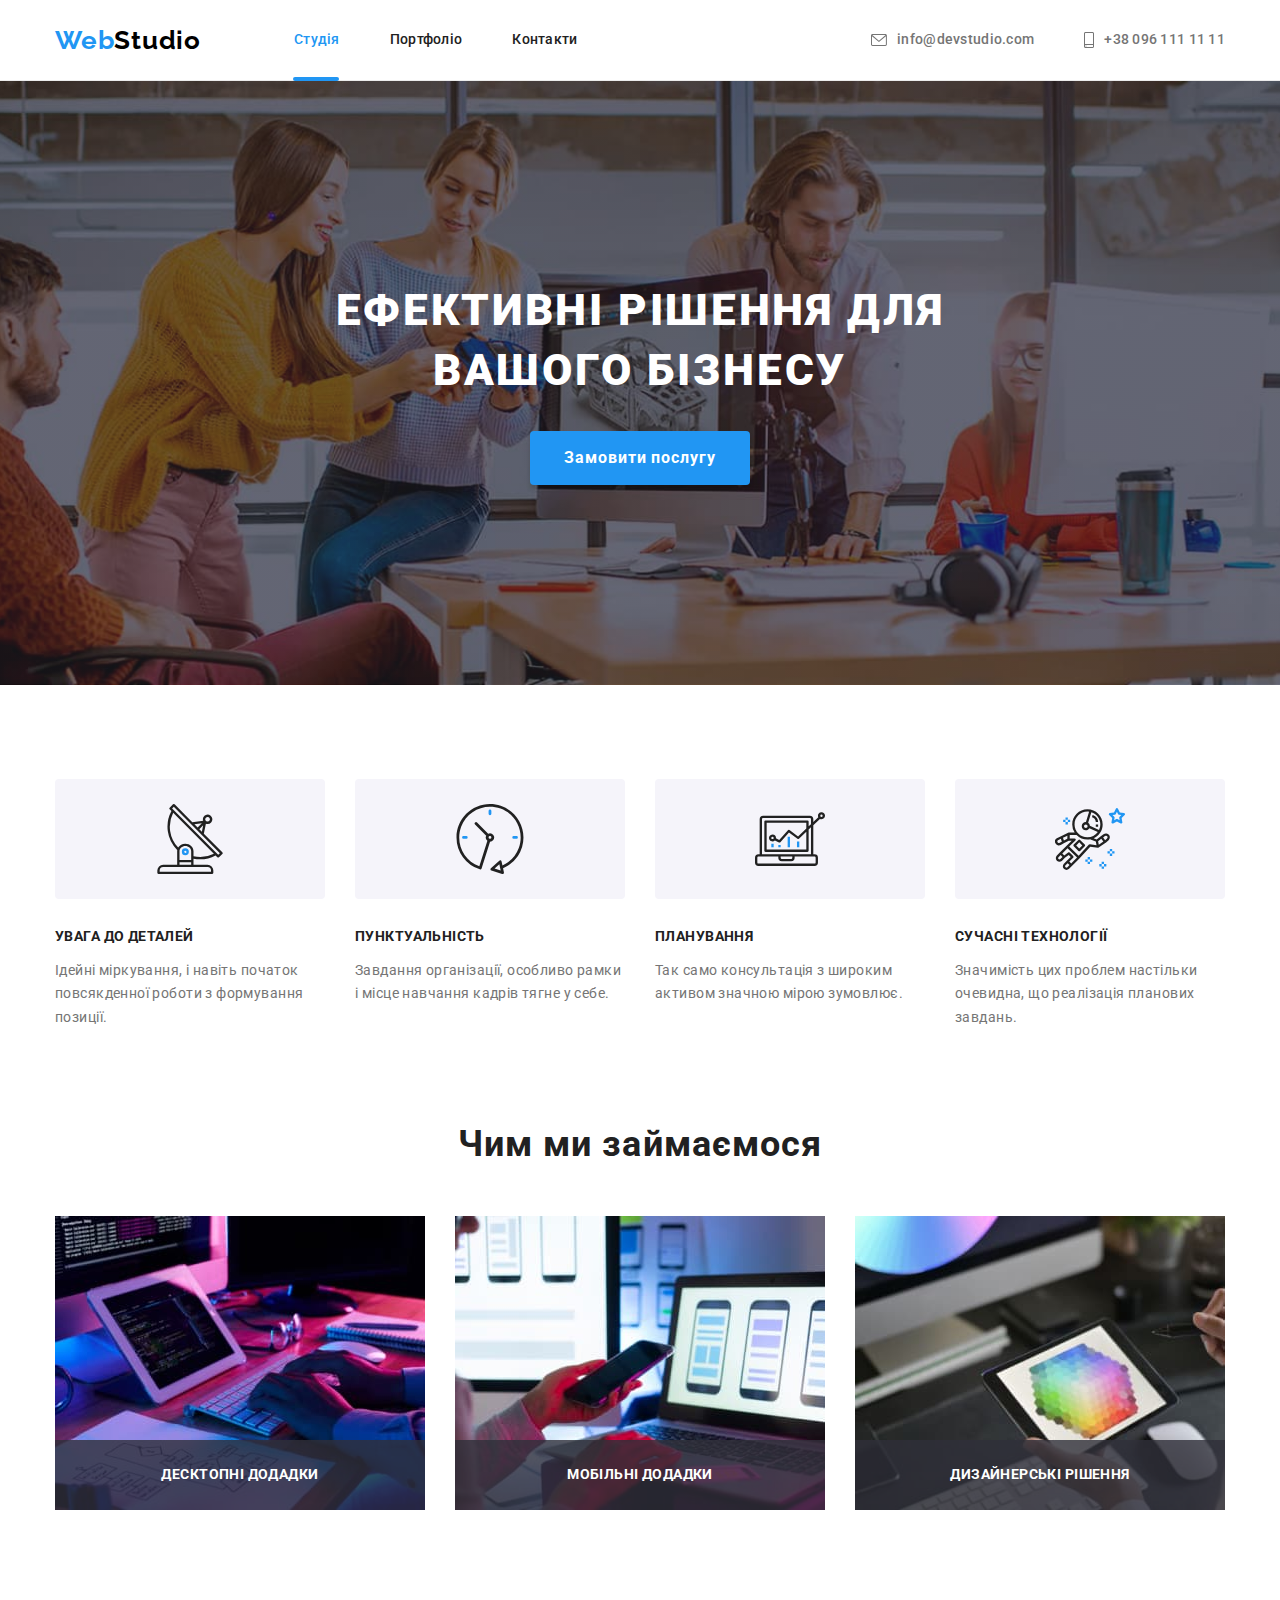
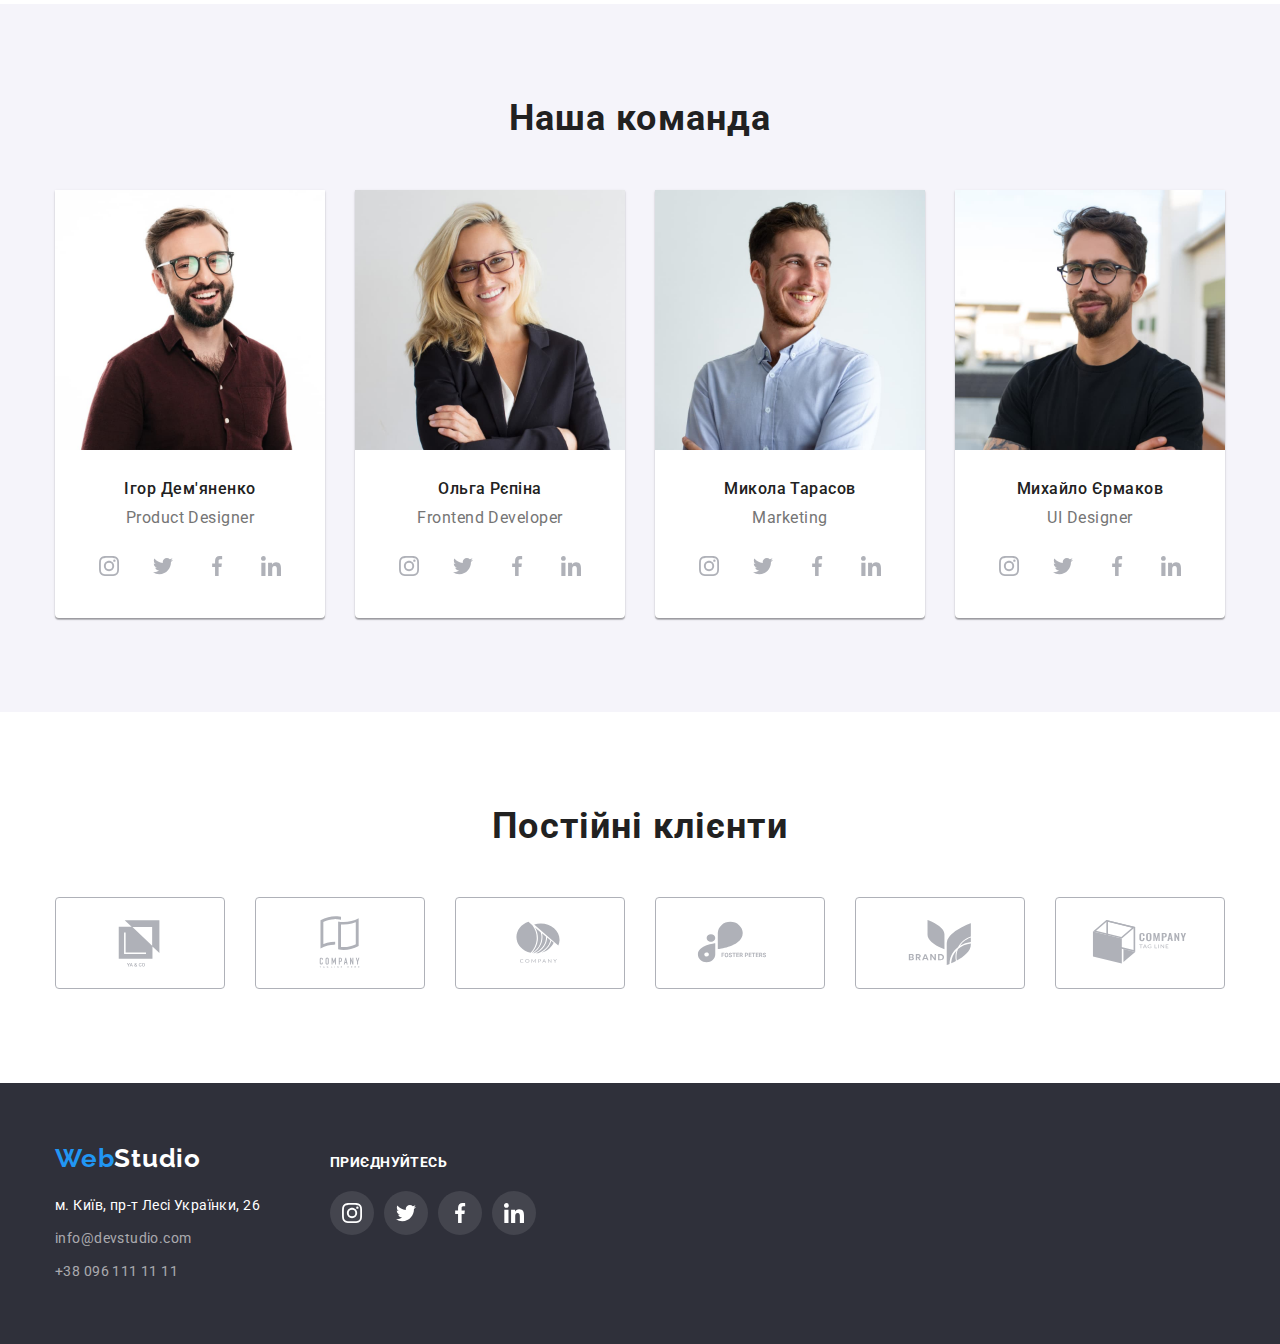
<file: index.html>
<!DOCTYPE html>
<html lang="uk">
    <head>
        <meta charset="UTF-8" />
        <meta http-equiv="X-UA-Compatible" content="IE=edge" />
        <meta name="viewport" content="width=device-width, initial-scale=1.0" />
        <title>Студія</title>
        <link rel="preconnect" href="https://fonts.googleapis.com" />
        <link rel="preconnect" href="https://fonts.gstatic.com" crossorigin />
        <link
            href="https://fonts.googleapis.com/css2?family=Raleway:wght@700&family=Roboto:wght@400;500;700;900&display=swap"
            rel="stylesheet"
        />
        <link
            rel="stylesheet"
            href="https://cdnjs.cloudflare.com/ajax/libs/modern-normalize/1.1.0/modern-normalize.min.css"
        />
        <link rel="stylesheet" href="./css/styles.css" />
    </head>

    <body>
        <!-- Шапка -->
        <header>
            <div class="container container-header">
                <a href="" class="logo"
                    ><span class="logo-first">Web</span>Studio</a
                >
                <nav>
                    <ul class="list container-navigation">
                        <li class="header-list">
                            <a href="./index.html" class="list-nav current"
                                >Студія</a
                            >
                        </li>
                        <li class="header-list">
                            <a href="./portfolio.html" class="list-nav"
                                >Портфоліо</a
                            >
                        </li>
                        <li class="header-list">
                            <a href="" class="list-nav">Контакти</a>
                        </li>
                    </ul>
                </nav>
                <ul class="list container-contacts">
                    <li class="header-list">
                        <a
                            href="mailto:info@devstudio.com"
                            class="header-contacts"
                            ><svg class="header-items" width="16" height="12">
                                <use
                                    href="./img/icons.svg#icon-envelope"
                                ></use></svg
                            >info@devstudio.com
                        </a>
                    </li>
                    <li class="header-list">
                        <a href="tel:+380961111111" class="header-contacts"
                            ><svg class="header-items" width="10" height="16">
                                <use
                                    href="./img/icons.svg#icon-smartphone"
                                ></use></svg
                            >+38 096 111 11 11
                        </a>
                    </li>
                </ul>
            </div>
        </header>

        <main>
            <!-- Герой -->
            <section class="hero">
                <h1 class="title">Ефективні рішення для вашого бізнесу</h1>
                <button type="button" class="button" data-modal-open>
                    Замовити послугу
                </button>
            </section>
            <!-- Особливості -->
            <section class="section">
                <div class="container">
                    <h2 class="visually-hidden">Особливості</h2>
                    <ul class="list container-features">
                        <li class="features">
                            <div class="container-icon-features">
                                <svg
                                    class="features-icons"
                                    width="70"
                                    height="70"
                                >
                                    <use
                                        href="./img/icons.svg#icon-antenna"
                                    ></use>
                                </svg>
                            </div>
                            <h3 class="caption-features">УВАГА ДО ДЕТАЛЕЙ</h3>
                            <p class="text-features">
                                Ідейні міркування, і навіть початок повсякденної
                                роботи з формування позиції.
                            </p>
                        </li>
                        <li class="features">
                            <div class="container-icon-features">
                                <svg
                                    class="features-icons"
                                    width="70"
                                    height="70"
                                >
                                    <use
                                        href="./img/icons.svg#icon-clock"
                                    ></use>
                                </svg>
                            </div>
                            <h3 class="caption-features">ПУНКТУАЛЬНІСТЬ</h3>
                            <p class="text-features">
                                Завдання організації, особливо рамки і місце
                                навчання кадрів тягне у себе.
                            </p>
                        </li>
                        <li class="features">
                            <div class="container-icon-features">
                                <svg
                                    class="features-icons"
                                    width="70"
                                    height="70"
                                >
                                    <use
                                        href="./img/icons.svg#icon-diagram"
                                    ></use>
                                </svg>
                            </div>
                            <h3 class="caption-features">ПЛАНУВАННЯ</h3>
                            <p class="text-features">
                                Так само консультація з широким активом значною
                                мірою зумовлює.
                            </p>
                        </li>
                        <li class="features">
                            <div class="container-icon-features">
                                <svg
                                    class="features-icons"
                                    width="70"
                                    height="70"
                                >
                                    <use
                                        href="./img/icons.svg#icon-astronaut"
                                    ></use>
                                </svg>
                            </div>
                            <h3 class="caption-features">СУЧАСНІ ТЕХНОЛОГІЇ</h3>
                            <p class="text-features">
                                Значимість цих проблем настільки очевидна, що
                                реалізація планових завдань.
                            </p>
                        </li>
                    </ul>
                </div>
            </section>
            <!-- Чим ми займаємося -->
            <section class="section no-padding">
                <div class="container">
                    <h2 class="caption">Чим ми займаємося</h2>
                    <ul class="task-container">
                        <li class="task">
                            <div class="task-thumb">
                                <img
                                    src="./img/box1.jpg"
                                    alt="людина пише код"
                                    width="370"
                                    height="294"
                                />
                                <div class="task-meta">
                                    <h3 class="task-caption-text">
                                        ДЕСКТОПНІ ДОДАДКИ
                                    </h3>
                                </div>
                            </div>
                        </li>
                        <li class="task">
                            <div class="task-thumb">
                                <img
                                    src="./img/box2.jpg"
                                    alt="людина створює додаток для телефона"
                                    width="370"
                                    height="294"
                                />
                                <div class="task-meta">
                                    <h3 class="task-caption-text">
                                        МОБІЛЬНІ ДОДАДКИ
                                    </h3>
                                </div>
                            </div>
                        </li>
                        <li class="task">
                            <div class="task-thumb">
                                <img
                                    src="./img/box3.jpg"
                                    alt="селектор кольору"
                                    width="370"
                                    height="294"
                                />
                                <div class="task-meta">
                                    <h3 class="task-caption-text">
                                        ДИЗАЙНЕРСЬКІ РІШЕННЯ
                                    </h3>
                                </div>
                            </div>
                        </li>
                    </ul>
                </div>
            </section>
            <!-- Наша команда -->
            <section class="bg-team section">
                <div class="container">
                    <h2 class="caption">Наша команда</h2>
                    <ul class="team-container">
                        <li class="card-team">
                            <img
                                src="./img/portret1.jpg"
                                alt="фото Product Designer"
                                width="270"
                                height="260"
                            />
                            <div class="team-text">
                                <h3 class="name-team">Ігор Дем'яненко</h3>
                                <p class="desk-team">Product Designer</p>
                                <ul class="container-soc-link">
                                    <li class="list-soc-link">
                                        <a class="team-soc-link" href="">
                                            <svg
                                                class="team-soc-icon"
                                                width="20"
                                                height="20"
                                            >
                                                <use
                                                    href="./img/icons.svg#icon-instagram"
                                                ></use>
                                            </svg>
                                        </a>
                                    </li>
                                    <li class="list-soc-link">
                                        <a class="team-soc-link" href=""
                                            ><svg
                                                class="team-soc-icon"
                                                width="20"
                                                height="20"
                                            >
                                                <use
                                                    href="./img/icons.svg#icon-twitter"
                                                ></use></svg
                                        ></a>
                                    </li>
                                    <li class="list-soc-link">
                                        <a class="team-soc-link" href=""
                                            ><svg
                                                class="team-soc-icon"
                                                width="20"
                                                height="20"
                                            >
                                                <use
                                                    href="./img/icons.svg#icon-facebook"
                                                ></use></svg
                                        ></a>
                                    </li>
                                    <li class="list-soc-link">
                                        <a class="team-soc-link" href=""
                                            ><svg
                                                class="team-soc-icon"
                                                width="20"
                                                height="20"
                                            >
                                                <use
                                                    href="./img/icons.svg#icon-linkedin"
                                                ></use></svg
                                        ></a>
                                    </li>
                                </ul>
                            </div>
                        </li>
                        <li class="card-team">
                            <img
                                src="./img/portret2.jpg"
                                alt="фото Frontend Developer"
                                width="270"
                                height="260"
                            />
                            <div class="team-text">
                                <h3 class="name-team">Ольга Рєпіна</h3>
                                <p class="desk-team">Frontend Developer</p>
                                <ul class="container-soc-link">
                                    <li class="list-soc-link">
                                        <a class="team-soc-link" href="">
                                            <svg
                                                class="team-soc-icon"
                                                width="20"
                                                height="20"
                                            >
                                                <use
                                                    href="./img/icons.svg#icon-instagram"
                                                ></use>
                                            </svg>
                                        </a>
                                    </li>
                                    <li class="list-soc-link">
                                        <a class="team-soc-link" href="">
                                            <svg
                                                class="team-soc-icon"
                                                width="20"
                                                height="20"
                                            >
                                                <use
                                                    href="./img/icons.svg#icon-twitter"
                                                ></use>
                                            </svg>
                                        </a>
                                    </li>
                                    <li class="list-soc-link">
                                        <a class="team-soc-link" href="">
                                            <svg
                                                class="team-soc-icon"
                                                width="20"
                                                height="20"
                                            >
                                                <use
                                                    href="./img/icons.svg#icon-facebook"
                                                ></use>
                                            </svg>
                                        </a>
                                    </li>
                                    <li class="list-soc-link">
                                        <a class="team-soc-link" href="">
                                            <svg
                                                class="team-soc-icon"
                                                width="20"
                                                height="20"
                                            >
                                                <use
                                                    href="./img/icons.svg#icon-linkedin"
                                                ></use>
                                            </svg>
                                        </a>
                                    </li>
                                </ul>
                            </div>
                        </li>
                        <li class="card-team">
                            <img
                                src="./img/portret3.jpg"
                                alt="фото Marketing"
                                width="270"
                                height="260"
                            />
                            <div class="team-text">
                                <h3 class="name-team">Микола Тарасов</h3>
                                <p class="desk-team">Marketing</p>
                                <ul class="container-soc-link">
                                    <li class="list-soc-link">
                                        <a class="team-soc-link" href="">
                                            <svg
                                                class="team-soc-icon"
                                                width="20"
                                                height="20"
                                            >
                                                <use
                                                    href="./img/icons.svg#icon-instagram"
                                                ></use>
                                            </svg>
                                        </a>
                                    </li>
                                    <li class="list-soc-link">
                                        <a class="team-soc-link" href="">
                                            <svg
                                                class="team-soc-icon"
                                                width="20"
                                                height="20"
                                            >
                                                <use
                                                    href="./img/icons.svg#icon-twitter"
                                                ></use>
                                            </svg>
                                        </a>
                                    </li>
                                    <li class="list-soc-link">
                                        <a class="team-soc-link" href="">
                                            <svg
                                                class="team-soc-icon"
                                                width="20"
                                                height="20"
                                            >
                                                <use
                                                    href="./img/icons.svg#icon-facebook"
                                                ></use>
                                            </svg>
                                        </a>
                                    </li>
                                    <li class="list-soc-link">
                                        <a class="team-soc-link" href="">
                                            <svg
                                                class="team-soc-icon"
                                                width="20"
                                                height="20"
                                            >
                                                <use
                                                    href="./img/icons.svg#icon-linkedin"
                                                ></use>
                                            </svg>
                                        </a>
                                    </li>
                                </ul>
                            </div>
                        </li>
                        <li class="card-team">
                            <img
                                src="./img/portret4.jpg"
                                alt="фото UI Designer"
                                width="270"
                                height="260"
                            />
                            <div class="team-text">
                                <h3 class="name-team">Михайло Єрмаков</h3>
                                <p class="desk-team">UI Designer</p>
                                <ul class="container-soc-link">
                                    <li class="list-soc-link">
                                        <a class="team-soc-link" href=""
                                            ><svg
                                                class="team-soc-icon"
                                                width="20"
                                                height="20"
                                            >
                                                <use
                                                    href="./img/icons.svg#icon-instagram"
                                                ></use></svg
                                        ></a>
                                    </li>
                                    <li class="list-soc-link">
                                        <a class="team-soc-link" href="">
                                            <svg
                                                class="team-soc-icon"
                                                width="20"
                                                height="20"
                                            >
                                                <use
                                                    href="./img/icons.svg#icon-twitter"
                                                ></use>
                                            </svg>
                                        </a>
                                    </li>
                                    <li class="list-soc-link">
                                        <a class="team-soc-link" href="">
                                            <svg
                                                class="team-soc-icon"
                                                width="20"
                                                height="20"
                                            >
                                                <use
                                                    href="./img/icons.svg#icon-facebook"
                                                ></use>
                                            </svg>
                                        </a>
                                    </li>
                                    <li class="list-soc-link">
                                        <a class="team-soc-link" href="">
                                            <svg
                                                class="team-soc-icon"
                                                width="20"
                                                height="20"
                                            >
                                                <use
                                                    href="./img/icons.svg#icon-linkedin"
                                                ></use>
                                            </svg>
                                        </a>
                                    </li>
                                </ul>
                            </div>
                        </li>
                    </ul>
                </div>
            </section>

            <!-- Постійні клієнти -->
            <section class="section">
                <h2 class="caption">Постійні клієнти</h2>
                <div class="container">
                    <ul class="clients">
                        <li class="list-clients">
                            <a href="" class="logo-clients">
                                <svg
                                    class="logo-clients-item"
                                    width="106"
                                    height="60"
                                >
                                    <use href="./img/icons.svg#icon-Logo"></use>
                                </svg>
                            </a>
                        </li>
                        <li class="list-clients">
                            <a href="" class="logo-clients">
                                <svg
                                    class="logo-clients-item"
                                    width="106"
                                    height="60"
                                >
                                    <use
                                        href="./img/icons.svg#icon-Logo2"
                                    ></use>
                                </svg>
                            </a>
                        </li>
                        <li class="list-clients">
                            <a href="" class="logo-clients">
                                <svg
                                    class="logo-clients-item"
                                    width="106"
                                    height="60"
                                >
                                    <use
                                        href="./img/icons.svg#icon-Logo3"
                                    ></use>
                                </svg>
                            </a>
                        </li>
                        <li class="list-clients">
                            <a href="" class="logo-clients">
                                <svg
                                    class="logo-clients-item"
                                    width="106"
                                    height="60"
                                >
                                    <use
                                        href="./img/icons.svg#icon-Logo4"
                                    ></use>
                                </svg>
                            </a>
                        </li>
                        <li class="list-clients">
                            <a href="" class="logo-clients">
                                <svg
                                    class="logo-clients-item"
                                    width="106"
                                    height="60"
                                >
                                    <use
                                        href="./img/icons.svg#icon-Logo5"
                                    ></use>
                                </svg>
                            </a>
                        </li>
                        <li class="list-clients">
                            <a href="" class="logo-clients">
                                <svg
                                    class="logo-clients-item"
                                    width="106"
                                    height="60"
                                >
                                    <use
                                        href="./img/icons.svg#icon-Logo6"
                                    ></use></svg
                            ></a>
                        </li>
                    </ul>
                </div>
            </section>
        </main>

        <!-- Підвал -->
        <footer class="bg-footer">
            <div class="container footer-general-container">
                <div class="adress-container">
                    <a href="" class="logo-footer"
                        ><span class="logo-first">Web</span
                        ><span class="logo-second">Studio</span></a
                    >
                    <address>
                        <ul class="footer-container">
                            <li class="list-footer">
                                <a
                                    href="https://goo.gl/maps/EUFR8AD1wJdvJYkh8"
                                    target="_blank"
                                    rel="noopener noreferrer nofollow"
                                    class="footer-adress"
                                    >м. Київ, пр-т Лесі Українки, 26</a
                                >
                            </li>
                            <li class="list-footer">
                                <a
                                    href="mailto:info@devstudio.com"
                                    class="footer-contacts"
                                    >info@devstudio.com</a
                                >
                            </li>
                            <li class="list-footer">
                                <a
                                    href="tel:+380961111111"
                                    class="footer-contacts"
                                    >+38 096 111 11 11</a
                                >
                            </li>
                        </ul>
                    </address>
                </div>
                <div class="connect-container">
                    <h3 class="connect-caption">приєднуйтесь</h3>
                    <ul class="list-footer container-connect-item">
                        <li>
                            <a href="" class="connect-link">
                                <svg
                                    class="connect-item"
                                    width="20"
                                    height="20"
                                >
                                    <use
                                        href="./img/icons.svg#icon-instagram"
                                    ></use>
                                </svg>
                            </a>
                        </li>
                        <li>
                            <a href="" class="connect-link">
                                <svg
                                    class="connect-item"
                                    width="20"
                                    height="20"
                                >
                                    <use
                                        href="./img/icons.svg#icon-twitter"
                                    ></use>
                                </svg>
                            </a>
                        </li>
                        <li>
                            <a href="" class="connect-link">
                                <svg
                                    class="connect-item"
                                    width="20"
                                    height="20"
                                >
                                    <use
                                        href="./img/icons.svg#icon-facebook"
                                    ></use>
                                </svg>
                            </a>
                        </li>
                        <li>
                            <a href="" class="connect-link">
                                <svg
                                    class="connect-item"
                                    width="20"
                                    height="20"
                                >
                                    <use
                                        href="./img/icons.svg#icon-linkedin"
                                    ></use>
                                </svg>
                            </a>
                        </li>
                    </ul>
                </div>
            </div>
        </footer>
        <div class="backdrop is-hidden" data-modal>
            <div class="modal">
                <button class="close-modal" data-modal-close>
                    <svg class="modal-svg" width="18" height="18">
                        <use
                            href="./img/icons.svg#icon-close-black-18dp-2-1"
                        ></use>
                    </svg>
                </button>
            </div>
        </div>
        <script src="./js/modal.js"></script>
    </body>
</html>
</file>
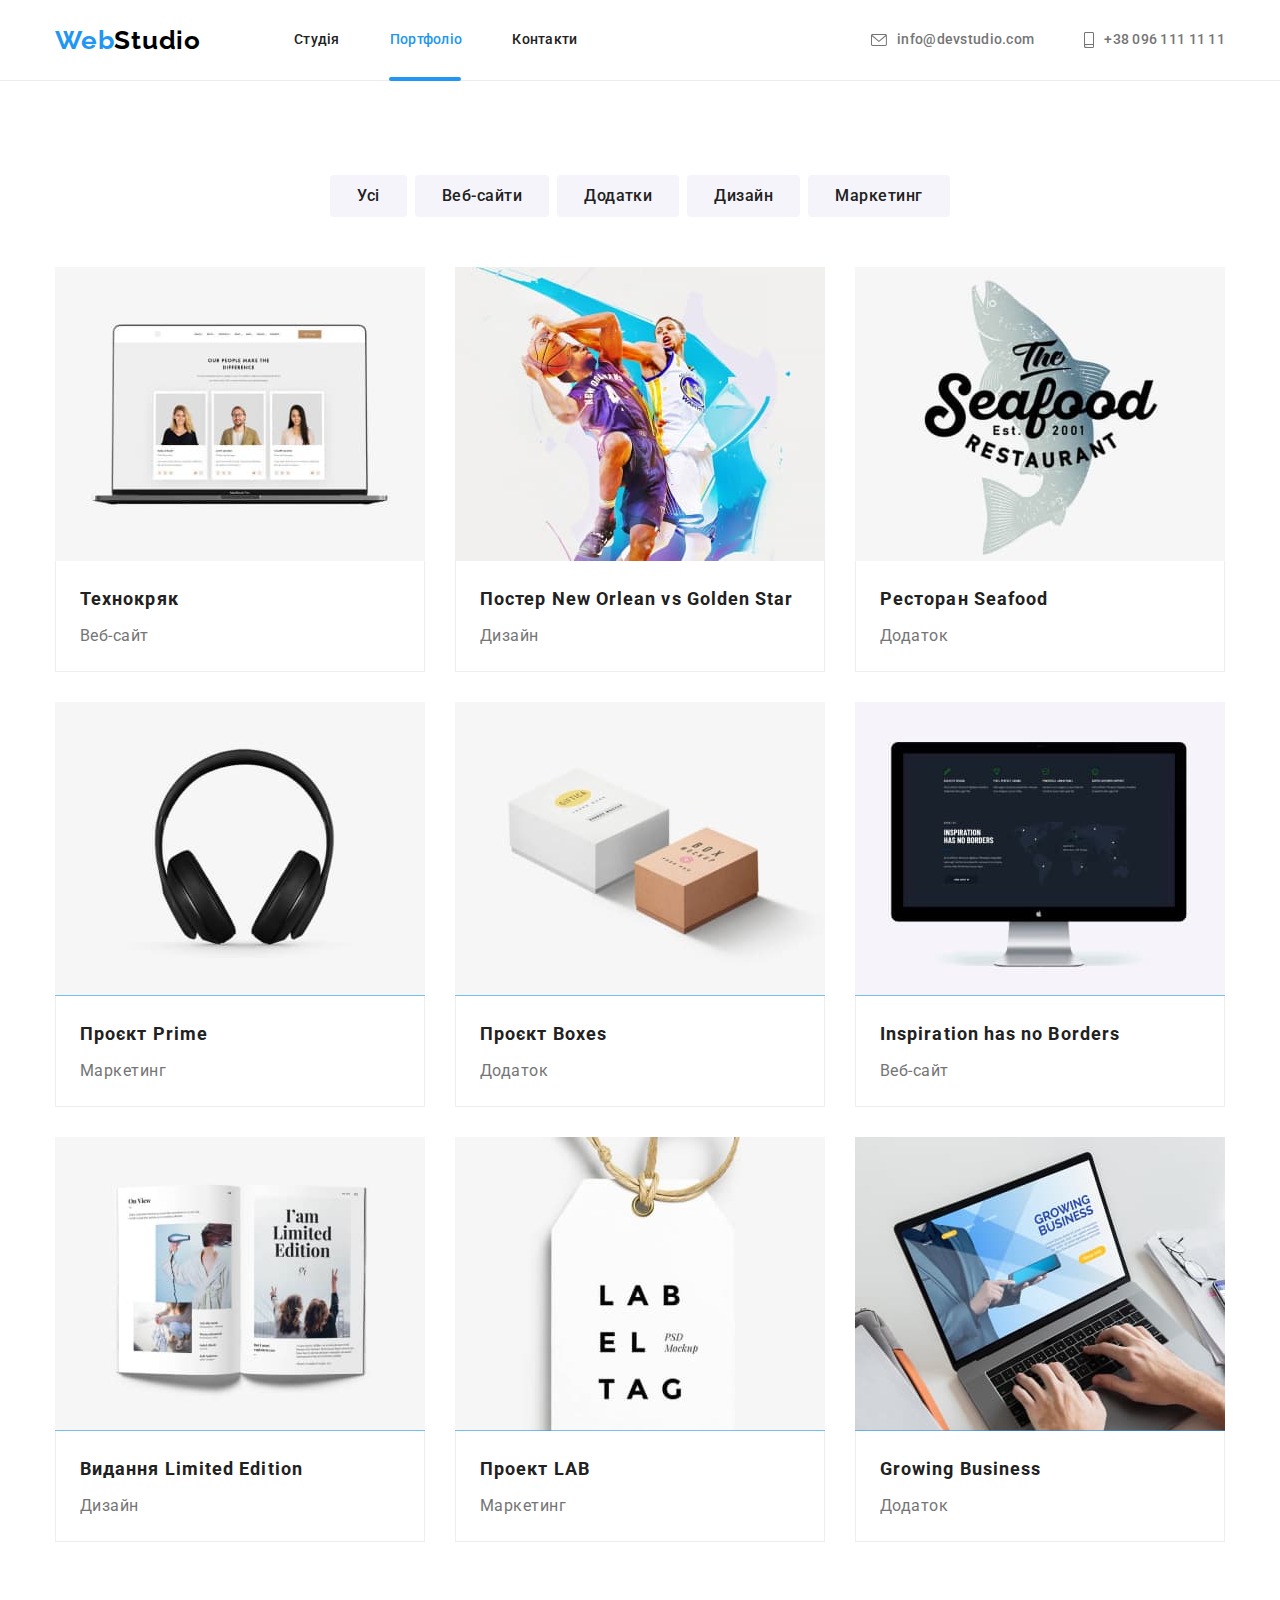
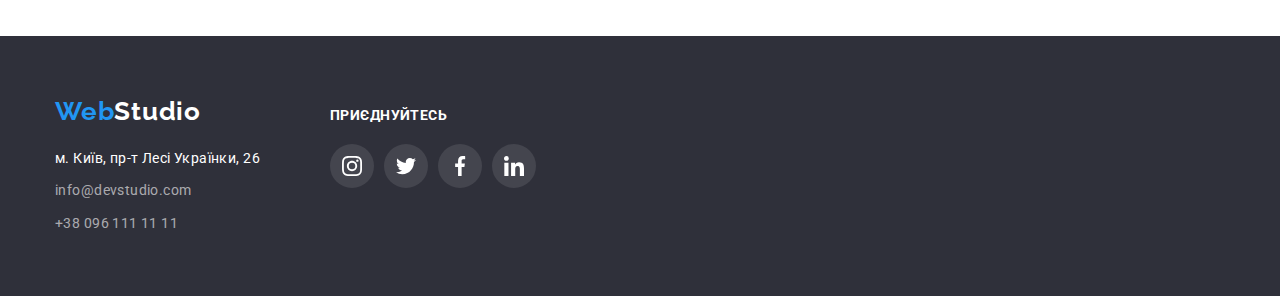
<file: portfolio.html>
<!DOCTYPE html>
<html lang="uk">
    <head>
        <meta charset="UTF-8" />
        <meta http-equiv="X-UA-Compatible" content="IE=edge" />
        <meta name="viewport" content="width=device-width, initial-scale=1.0" />
        <title>Portfolio</title>
        <link rel="preconnect" href="https://fonts.googleapis.com" />
        <link rel="preconnect" href="https://fonts.gstatic.com" crossorigin />
        <link
            href="https://fonts.googleapis.com/css2?family=Raleway:wght@700&family=Roboto:wght@400;500;700&display=swap"
            rel="stylesheet"
        />
        <link
            rel="stylesheet"
            href="https://cdnjs.cloudflare.com/ajax/libs/modern-normalize/1.1.0/modern-normalize.min.css"
        />
        <link rel="stylesheet" href="./css/styles.css" />
    </head>

    <body>
        <!-- Шапка -->
        <header>
            <div class="container container-header">
                <a href="" class="logo"
                    ><span class="logo-first">Web</span>Studio</a
                >
                <nav>
                    <ul class="list container-navigation">
                        <li class="header-list">
                            <a href="./index.html" class="list-nav">Студія</a>
                        </li>
                        <li class="header-list">
                            <a href="./portfolio.html" class="list-nav current"
                                >Портфоліо</a
                            >
                        </li>
                        <li class="header-list">
                            <a href="" class="list-nav">Контакти</a>
                        </li>
                    </ul>
                </nav>
                <ul class="list container-contacts">
                    <li class="header-list">
                        <a
                            href="mailto:info@devstudio.com"
                            class="header-contacts"
                            ><svg class="header-items" width="16" height="12">
                                <use
                                    href="./img/icons.svg#icon-envelope"
                                ></use></svg
                            >info@devstudio.com
                        </a>
                    </li>
                    <li class="header-list">
                        <a href="tel:+380961111111" class="header-contacts"
                            ><svg class="header-items" width="10" height="16">
                                <use
                                    href="./img/icons.svg#icon-smartphone"
                                ></use></svg
                            >+38 096 111 11 11
                        </a>
                    </li>
                </ul>
            </div>
        </header>

        <main>
            <!-- Фільтр -->
            <section class="section">
                <div class="container">
                    <h1 class="visually-hidden">Portfolio</h1>
                    <ul class="list list-filtres">
                        <li class="filtres">
                            <button
                                type="button"
                                class="bg-filtres text-filtres"
                            >
                                Усі
                            </button>
                        </li>
                        <li class="filtres">
                            <button
                                type="button"
                                class="bg-filtres text-filtres"
                            >
                                Веб-сайти
                            </button>
                        </li>
                        <li class="filtres">
                            <button
                                type="button"
                                class="bg-filtres text-filtres"
                            >
                                Додатки
                            </button>
                        </li>
                        <li class="filtres">
                            <button
                                type="button"
                                class="bg-filtres text-filtres"
                            >
                                Дизайн
                            </button>
                        </li>
                        <li class="filtres">
                            <button
                                type="button"
                                class="bg-filtres text-filtres"
                            >
                                Маркетинг
                            </button>
                        </li>
                    </ul>

                    <!-- Проекти -->
                    <ul class="list projects-container">
                        <li class="projects">
                            <a href="" class="projects-link">
                                <div class="projects-thumb">
                                    <img
                                        src="./img/portfolio1.jpg"
                                        alt="екран ноутбука"
                                        width="370"
                                        height="294"
                                    />
                                    <div
                                        class="projects-information projects-overlay"
                                    >
                                        <p class="projects-information-text">
                                            Ресурс пропонує комплексні
                                            пропозиції з різним рівнем
                                            функціоналу та сервісів. Все це
                                            дозволить відвідувачу отримати
                                            вичерпні відомості про компанію чи
                                            приватну особу.
                                        </p>
                                    </div>
                                </div>
                                <div class="projects-text">
                                    <h2 class="caption-projects">Технокряк</h2>
                                    <p class="desk-projects">Веб-сайт</p>
                                </div>
                            </a>
                        </li>
                        <li class="projects">
                            <a href="" class="projects-link">
                                <div class="projects-thumb">
                                    <img
                                        src="./img/portfolio2.jpg"
                                        alt="баскетбол"
                                        width="370"
                                        height="294"
                                    />
                                    <div class="projects-information">
                                        <p class="projects-information-text">
                                            Ресурс пропонує комплексні
                                            пропозиції з різним рівнем
                                            функціоналу та сервісів. Все це
                                            дозволить відвідувачу отримати
                                            вичерпні відомості про компанію чи
                                            приватну особу.
                                        </p>
                                    </div>
                                </div>
                                <div class="projects-text">
                                    <h2 class="caption-projects">
                                        Постер New Orlean vs Golden Star
                                    </h2>
                                    <p class="desk-projects">Дизайн</p>
                                </div>
                            </a>
                        </li>
                        <li class="projects">
                            <a href="" class="projects-link">
                                <div class="projects-thumb">
                                    <img
                                        src="./img/portfolio3.jpg"
                                        alt="логотип ресторану"
                                        width="370"
                                        height="294"
                                    />
                                    <div class="projects-information">
                                        <p class="projects-information-text">
                                            Ресурс пропонує комплексні
                                            пропозиції з різним рівнем
                                            функціоналу та сервісів. Все це
                                            дозволить відвідувачу отримати
                                            вичерпні відомості про компанію чи
                                            приватну особу.
                                        </p>
                                    </div>
                                </div>
                                <div class="projects-text">
                                    <h2 class="caption-projects">
                                        Ресторан Seafood
                                    </h2>
                                    <p class="desk-projects">Додаток</p>
                                </div>
                            </a>
                        </li>
                        <li class="projects">
                            <a href="" class="projects-link">
                                <div class="projects-thumb">
                                    <img
                                        src="./img/portfolio4.jpg"
                                        alt="навушники"
                                        width="370"
                                        height="294"
                                    />
                                    <div class="projects-information">
                                        <p class="projects-information-text">
                                            Ресурс пропонує комплексні
                                            пропозиції з різним рівнем
                                            функціоналу та сервісів. Все це
                                            дозволить відвідувачу отримати
                                            вичерпні відомості про компанію чи
                                            приватну особу.
                                        </p>
                                    </div>
                                </div>
                                <div class="projects-text">
                                    <h2 class="caption-projects">
                                        Проєкт Prime
                                    </h2>
                                    <p class="desk-projects">Маркетинг</p>
                                </div>
                            </a>
                        </li>
                        <li class="projects">
                            <a href="" class="projects-link">
                                <div class="projects-thumb">
                                    <img
                                        src="./img/portfolio5.jpg"
                                        alt="дві коробки"
                                        width="370"
                                        height="294"
                                    />
                                    <div class="projects-information">
                                        <p class="projects-information-text">
                                            Ресурс пропонує комплексні
                                            пропозиції з різним рівнем
                                            функціоналу та сервісів. Все це
                                            дозволить відвідувачу отримати
                                            вичерпні відомості про компанію чи
                                            приватну особу.
                                        </p>
                                    </div>
                                </div>
                                <div class="projects-text">
                                    <h2 class="caption-projects">
                                        Проєкт Boxes
                                    </h2>
                                    <p class="desk-projects">Додаток</p>
                                </div>
                            </a>
                        </li>
                        <li class="projects">
                            <a href="" class="projects-link">
                                <div class="projects-thumb">
                                    <img
                                        src="./img/portfolio6.jpg"
                                        alt="монітор"
                                        width="370"
                                        height="294"
                                    />
                                    <div class="projects-information">
                                        <p class="projects-information-text">
                                            Ресурс пропонує комплексні
                                            пропозиції з різним рівнем
                                            функціоналу та сервісів. Все це
                                            дозволить відвідувачу отримати
                                            вичерпні відомості про компанію чи
                                            приватну особу.
                                        </p>
                                    </div>
                                </div>
                                <div class="projects-text">
                                    <h2 class="caption-projects">
                                        Inspiration has no Borders
                                    </h2>
                                    <p class="desk-projects">Веб-сайт</p>
                                </div>
                            </a>
                        </li>
                        <li class="projects">
                            <a href="" class="projects-link">
                                <div class="projects-thumb">
                                    <img
                                        src="./img/portfolio7.jpg"
                                        alt="розкрита книга"
                                        width="370"
                                        height="294"
                                    />
                                    <div class="projects-information">
                                        <p class="projects-information-text">
                                            Ресурс пропонує комплексні
                                            пропозиції з різним рівнем
                                            функціоналу та сервісів. Все це
                                            дозволить відвідувачу отримати
                                            вичерпні відомості про компанію чи
                                            приватну особу.
                                        </p>
                                    </div>
                                </div>
                                <div class="projects-text">
                                    <h2 class="caption-projects">
                                        Видання Limited Edition
                                    </h2>
                                    <p class="desk-projects">Дизайн</p>
                                </div>
                            </a>
                        </li>
                        <li class="projects">
                            <a href="" class="projects-link">
                                <div class="projects-thumb">
                                    <img
                                        src="./img/portfolio8.jpg"
                                        alt="лейба"
                                        width="370"
                                        height="294"
                                    />
                                    <div class="projects-information">
                                        <p class="projects-information-text">
                                            Ресурс пропонує комплексні
                                            пропозиції з різним рівнем
                                            функціоналу та сервісів. Все це
                                            дозволить відвідувачу отримати
                                            вичерпні відомості про компанію чи
                                            приватну особу.
                                        </p>
                                    </div>
                                </div>
                                <div class="projects-text">
                                    <h2 class="caption-projects">Проект LAB</h2>
                                    <p class="desk-projects">Маркетинг</p>
                                </div>
                            </a>
                        </li>
                        <li class="projects">
                            <a href="" class="projects-link">
                                <div class="projects-thumb">
                                    <img
                                        src="./img/portfolio9.jpg"
                                        alt="людина печатає"
                                        width="370"
                                        height="294"
                                    />
                                    <div class="projects-information">
                                        <p class="projects-information-text">
                                            Ресурс пропонує комплексні
                                            пропозиції з різним рівнем
                                            функціоналу та сервісів. Все це
                                            дозволить відвідувачу отримати
                                            вичерпні відомості про компанію чи
                                            приватну особу.
                                        </p>
                                    </div>
                                </div>
                                <div class="projects-text">
                                    <h2 class="caption-projects">
                                        Growing Business
                                    </h2>
                                    <p class="desk-projects">Додаток</p>
                                </div>
                            </a>
                        </li>
                    </ul>
                </div>
            </section>
        </main>

        <!-- Підвал -->
        <footer class="bg-footer">
            <div class="container footer-general-container">
                <div class="adress-container">
                    <a href="" class="logo-footer"
                        ><span class="logo-first">Web</span
                        ><span class="logo-second">Studio</span></a
                    >
                    <address>
                        <ul class="footer-container">
                            <li class="list-footer">
                                <a
                                    href="https://goo.gl/maps/EUFR8AD1wJdvJYkh8"
                                    target="_blank"
                                    rel="noopener noreferrer nofollow"
                                    class="footer-adress"
                                    >м. Київ, пр-т Лесі Українки, 26</a
                                >
                            </li>
                            <li class="list-footer">
                                <a
                                    href="mailto:info@devstudio.com"
                                    class="footer-contacts"
                                    >info@devstudio.com</a
                                >
                            </li>
                            <li class="list-footer">
                                <a
                                    href="tel:+380961111111"
                                    class="footer-contacts"
                                    >+38 096 111 11 11</a
                                >
                            </li>
                        </ul>
                    </address>
                </div>
                <div class="connect-container">
                    <h3 class="connect-caption">приєднуйтесь</h3>
                    <ul class="list-footer container-connect-item">
                        <li>
                            <a href="" class="connect-link">
                                <svg
                                    class="connect-item"
                                    width="20"
                                    height="20"
                                >
                                    <use
                                        href="./img/icons.svg#icon-instagram"
                                    ></use>
                                </svg>
                            </a>
                        </li>
                        <li>
                            <a href="" class="connect-link">
                                <svg
                                    class="connect-item"
                                    width="20"
                                    height="20"
                                >
                                    <use
                                        href="./img/icons.svg#icon-twitter"
                                    ></use>
                                </svg>
                            </a>
                        </li>
                        <li>
                            <a href="" class="connect-link">
                                <svg
                                    class="connect-item"
                                    width="20"
                                    height="20"
                                >
                                    <use
                                        href="./img/icons.svg#icon-facebook"
                                    ></use>
                                </svg>
                            </a>
                        </li>
                        <li>
                            <a href="" class="connect-link">
                                <svg
                                    class="connect-item"
                                    width="20"
                                    height="20"
                                >
                                    <use
                                        href="./img/icons.svg#icon-linkedin"
                                    ></use>
                                </svg>
                            </a>
                        </li>
                    </ul>
                </div>
            </div>
        </footer>
    </body>
</html>
</file>
<file: css/styles.css>
:root {
    --primary-text-color: #212121;
    --secondary-text-color: #757575;
    --third-text-color: #ffffff;
    --footer-text-color: rgba(255, 255, 255, 0.6);
    --accent-color: #2196f3;
    --black-color: #000000;
    --icons-color: #afb1b8;
    --features-color: #f5f4fa;
    --modal-overlay: rgba(0, 0, 0, 0.2);
    --modal-background: #ffffff;
}
.outline {
    outline: 1px solid red;
}

/* Start Studio page */
body {
    font-family: "Roboto", sans-serif;
    color: var(--primary-text-color);
}
.container {
    width: 1200px;

    padding-left: 15px;
    padding-right: 15px;
    margin: 0 auto;
}
/* Шапка */
header {
    border-bottom: 1px solid #ececec;
}
.container-header {
    display: flex;
    align-items: center;
}
.list {
    margin: 0;
    padding: 0;
    list-style-type: none;
}
.logo {
    color: var(--black-color);
    font-family: "Raleway", sans-serif;
    font-weight: 700;
    font-size: 26px;
    line-height: 1.19;
    letter-spacing: 0.03em;
    text-decoration: none;
    margin-right: 93px;
}
.logo-first {
    color: var(--accent-color);
}
.container-navigation {
    display: flex;
}

.list-nav {
    font-weight: 500;
    font-size: 14px;
    line-height: 1.14;
    letter-spacing: 0.02em;

    display: block;
    padding-top: 32px;
    padding-bottom: 32px;

    color: var(--primary-text-color);
    text-decoration: none;

    transition: color 250ms cubic-bezier(0.4, 0, 0.2, 1);
}
.header-list {
    list-style-type: none;
}
.header-list + .header-list {
    margin-left: 50px;
}

.list-nav:hover,
.list-nav:focus {
    color: var(--accent-color);
}
.current {
    position: relative;
    color: var(--accent-color);
}
.current::after {
    content: "";

    position: absolute;
    bottom: 0;

    display: block;
    width: 100%;
    height: 4px;
    border-radius: 2px;
    margin: -1px;
    background-color: var(--accent-color);
}

.container-contacts {
    display: flex;
    margin-left: auto;
}

.header-contacts {
    font-weight: 500;
    font-size: 14px;
    line-height: 1.14;
    letter-spacing: 0.02em;
    text-decoration: none;

    display: flex;
    padding-top: 32px;
    padding-bottom: 32px;
    align-items: center;
    justify-content: center;
    color: var(--secondary-text-color);

    transition: color 250ms cubic-bezier(0.4, 0, 0.2, 1);
}
.header-contacts:hover,
.header-contacts:focus {
    color: var(--accent-color);
}
.header-items {
    margin-right: 10px;
    fill: currentColor;
}
.header-contacts + .header-contacts {
    margin-right: 50px;
}

/* Герой */
.hero {
    max-width: 1600px;
    margin: 0 auto;
    background-color: #c4c4c4;
    text-align: center;
    padding-top: 200px;
    padding-bottom: 200px;
    background-image: linear-gradient(
            rgba(47, 48, 58, 0.4),
            rgba(47, 48, 58, 0.4)
        ),
        url(../img/hero_bg.jpg);
    background-repeat: no-repeat;
    background-position: center;
    background-size: cover;
}
.title {
    color: var(--third-text-color);
    font-weight: 900;
    font-size: 44px;
    line-height: 1.36;
    text-align: center;
    letter-spacing: 0.06em;
    text-transform: uppercase;
    width: 696px;
    margin: 0 auto;
}
.button {
    background-color: var(--accent-color);
    color: var(--third-text-color);
    font-weight: 700;
    font-size: 16px;
    line-height: 1.87;
    text-align: center;
    letter-spacing: 0.06em;
    border-color: transparent;
    border-radius: 4px;
    min-width: 216px;
    padding: 10px 32px;
    text-align: center;
    margin-top: 30px;
    box-shadow: 0px 4px 4px rgba(0, 0, 0, 0.15);

    transition: background-color 250ms cubic-bezier(0.4, 0, 0.2, 1),
        color 250ms cubic-bezier(0.4, 0, 0.2, 1);
}
.button:hover,
.button:focus {
    background-color: #188ce8;
    color: var(--third-text-color);
}

/* Особливості */
.section {
    padding-top: 94px;
    padding-bottom: 94px;
}
.section.no-padding {
    padding-top: 0;
}
.container-features {
    display: flex;
}

.features {
    list-style-type: none;
    flex-basis: 270px;
}
.features + .features {
    margin-left: 30px;
}
.container-icon-features {
    margin-bottom: 30px;
    width: 270px;
    height: 120px;
    border-radius: 4px;
    display: flex;
    align-items: center;
    justify-content: center;
    background-color: var(--features-color);
}
.caption-features {
    color: var(--primary-text-color);
    font-weight: 700;
    font-size: 14px;
    line-height: 1.14;
    letter-spacing: 0.03em;
    text-transform: uppercase;
    margin-top: 0;
    margin-bottom: 10;
}
.text-features {
    color: var(--secondary-text-color);
    font-size: 14px;
    line-height: 1.71;
    letter-spacing: 0.03em;
    margin: 0;
}

/* Чим ми займаємося  */
img {
    display: block;
    max-width: 100%;
    height: auto;
}
.caption {
    color: var(--primary-text-color);
    font-weight: 700;
    font-size: 36px;
    line-height: 1.16;
    text-align: center;
    letter-spacing: 0.03em;
    margin-top: 0;
    margin-bottom: 50px;
}
.task-container {
    display: flex;
    gap: 30px;
    padding: 0;
    margin: 0;
}
.task {
    list-style-type: none;
}
.task-thumb {
    position: relative;
}
.task-meta {
    position: absolute;
    bottom: 0;

    background-color: rgba(47, 48, 58, 0.8);
    display: flex;
    width: 370px;
    justify-content: center;
    align-items: center;
}
.task-caption-text {
    font-family: "Roboto";
    font-style: normal;
    font-weight: 700;
    font-size: 14px;
    line-height: 1.14;
    text-align: center;
    letter-spacing: 0.03em;

    color: var(--third-text-color);

    margin: 0;
    padding: 27px 15px;
}

/* Наша команда */
.bg-team {
    background-color: #f5f4fa;
}
.card-team {
    background-color: var(--third-text-color);
    list-style-type: none;
    width: 270px;
    width: calc((100% - 90px) / 4);
    box-shadow: 0px 1px 3px rgba(0, 0, 0, 0.12), 0px 1px 1px rgba(0, 0, 0, 0.14),
        0px 2px 1px rgba(0, 0, 0, 0.2);
    border-radius: 0px 0px 4px 4px;
}
.team-container {
    display: flex;
    gap: 30px;
    padding-right: 0;
    padding-left: 0;
    margin: 0;
}
.team-text {
    padding: 30px 10px;
}
.name-team {
    color: var(--primary-text-color);
    font-weight: 500;
    font-size: 16px;
    line-height: 1.18;
    text-align: center;
    letter-spacing: 0.03em;
    margin: 0;
    margin-bottom: 10px;
}
.desk-team {
    color: var(--secondary-text-color);
    font-size: 16px;
    line-height: 1.18;
    text-align: center;
    letter-spacing: 0.03em;
    margin: 0;
    margin-bottom: 16px;
}
.container-soc-link {
    display: flex;
    justify-content: center;
    gap: 10px;
    padding-left: 0;
}
.list-soc-link {
    list-style-type: none;
}
.team-soc-link {
    width: 44px;
    height: 44px;
    border-radius: 50%;
    background-color: var(--third-text-color);
    display: flex;
    align-items: center;
    justify-content: center;
    color: var(--icons-color);

    transition: background-color 250ms cubic-bezier(0.4, 0, 0.2, 1),
        color 250ms cubic-bezier(0.4, 0, 0.2, 1);
}
.team-soc-link:hover,
.team-soc-link:focus {
    background-color: var(--accent-color);
    color: var(--third-text-color);
}
.team-soc-icon {
    fill: currentColor;
}

/* Постійні клієнти */
.clients {
    display: flex;
    padding-left: 0;
    margin: 0;
    justify-content: center;
    align-items: center;
    gap: 30px;
}
.list-clients {
    list-style-type: none;
}

.logo-clients {
    display: flex;
    width: 170px;
    height: 92px;
    border: 1px solid;
    border-radius: 4px;
    color: var(--icons-color);
    align-items: center;
    justify-content: center;

    transition: color 250ms cubic-bezier(0.4, 0, 0.2, 1);
}

.logo-clients:hover,
.logo-clients:focus {
    color: var(--accent-color);
}
.logo-clients-item {
    fill: currentColor;
}

/* Підвал */
.bg-footer {
    background-color: #2f303a;
    padding-top: 60px;
    padding-bottom: 60px;
}
.footer-general-container {
    display: flex;
    align-items: baseline;
}

.logo-footer {
    color: var(--black-color);
    font-family: "Raleway", sans-serif;
    font-weight: 700;
    font-size: 26px;
    line-height: 1.19;
    letter-spacing: 0.03em;
    text-decoration: none;
}
.logo-first {
    color: var(--accent-color);
}
.logo-second {
    color: var(--third-text-color);
}
address {
    margin-top: 20px;
}
.adress-container {
    display: block;
}
.footer-container {
    padding-left: 0;
    margin: 0;
}
.footer-adress {
    color: var(--third-text-color);
    font-style: normal;
    font-size: 14px;
    line-height: 1.71;
    letter-spacing: 0.03em;

    transition: color 250ms cubic-bezier(0.4, 0, 0.2, 1);
}
.footer-adress:hover,
.footer-adress:focus {
    color: var(--accent-color);
}
.footer-contacts {
    color: var(--footer-text-color);
    font-style: normal;
    font-size: 14px;
    line-height: 1.71;
    letter-spacing: 0.03em;
    text-decoration: none;

    transition: color 250ms cubic-bezier(0.4, 0, 0.2, 1);
}
.footer-contacts:hover,
.footer-contacts:focus {
    color: var(--accent-color);
}
.list-footer {
    list-style-type: none;
}
.list-footer:not(:first-child) {
    margin-top: 9px;
}
.connect-container {
    margin-left: 70px;
}
.container-connect-item {
    display: flex;
    padding-left: 0;
    gap: 10px;
}
.connect-caption {
    font-family: "Roboto";
    font-style: normal;
    font-weight: 700;
    font-size: 14px;
    line-height: 1.14;
    letter-spacing: 0.03em;
    text-transform: uppercase;
    color: var(--third-text-color);
    margin-top: 0;
    margin-bottom: 20px;
}
.connect-link {
    width: 44px;
    height: 44px;
    border-radius: 50%;
    background-color: rgba(255, 255, 255, 0.1);
    display: flex;
    align-items: center;
    justify-content: center;
    color: var(--third-text-color);

    transition: background-color 250ms cubic-bezier(0.4, 0, 0.2, 1);
}
.connect-link:hover,
.connect-link:focus {
    background-color: var(--accent-color);
}
.connect-item {
    fill: currentColor;
}

/* Finish Studio page */

/* Start Portfolio page */
button {
    cursor: pointer;
}
/* Фільтр */
.visually-hidden {
    position: absolute;
    white-space: nowrap;
    width: 1px;
    height: 1px;
    overflow: hidden;
    border: 0;
    padding: 0;
    clip: rect(0 0 0 0);
    clip-path: inset(50%);
    margin: -1px;
}
.list-filtres {
    margin-bottom: 50px;
    display: flex;
    justify-content: center;
}
.filtres {
    list-style-type: none;
}
.filtres + .filtres {
    margin-left: 8px;
}
.bg-filtres {
    background-color: rgba(245, 244, 250, 1);
    color: var(--primary-text-color);

    transition: background-color 250ms cubic-bezier(0.4, 0, 0.2, 1),
        color 250ms cubic-bezier(0.4, 0, 0.2, 1),
        box-shadow 250ms cubic-bezier(0.4, 0, 0.2, 1);
}
.bg-filtres:hover,
.bg-filtres:focus {
    background-color: var(--accent-color);
    color: var(--third-text-color);
    box-shadow: 0px 3px 1px rgba(0, 0, 0, 0.1), 0px 1px 2px rgba(0, 0, 0, 0.08),
        0px 2px 2px rgba(0, 0, 0, 0.12);
}
.text-filtres {
    color: var(--primary-text-color);
    font-weight: 500;
    font-size: 16px;
    font-family: inherit;
    line-height: 1.62;
    letter-spacing: 0.03em;
    border-color: transparent;
    border-radius: 4px;
    padding: 6px 25px;
}
/* Проекти */
.projects-container {
    display: flex;
    flex-wrap: wrap;
    gap: 30px;
}
.projects {
    list-style-type: none;
    width: calc((100% - 60px) / 3);
}

.projects-link {
    display: block;
    transition: box-shadow 250ms cubic-bezier(0.4, 0, 0.2, 1);
}
.projects-link:hover,
.projects-link:focus {
    box-shadow: 0px 1px 1px rgba(0, 0, 0, 0.12), 0px 4px 4px rgba(0, 0, 0, 0.06),
        1px 4px 6px rgba(0, 0, 0, 0.16);
}
.projects-text {
    padding: 20px 24px;
    border-right: 1px solid #eeeeee;
    border-bottom: 1px solid #eeeeee;
    border-left: 1px solid #eeeeee;
}
.caption-projects {
    color: var(--primary-text-color);
    font-weight: 700;
    font-size: 18px;
    line-height: 2;
    letter-spacing: 0.06em;
    margin: 0;
    margin-bottom: 4px;
}
.desk-projects {
    color: var(--secondary-text-color);
    font-size: 16px;
    line-height: 1.87;
    letter-spacing: 0.03em;
    margin: 0;
}
a {
    text-decoration: none;
}

.projects-thumb {
    position: relative;
    overflow: hidden;
}
.projects:hover .projects-information,
.projects:focus .projects-information {
    opacity: 1;
    transform: translateY(0);
}
.projects-information {
    position: absolute;
    bottom: 0;
    background-color: rgba(33, 150, 243, 0.9);
    display: flex;
    width: 370px;
    justify-content: center;
    align-items: center;

    opacity: 1;
    transform: translateY(100%);
    transition: transform 250ms cubic-bezier(0.4, 0, 0.2, 1);
}

.projects-information-text {
    font-family: "Roboto";
    font-style: normal;
    font-weight: 400;
    font-size: 18px;
    line-height: 1.55;
    letter-spacing: 0.03em;

    color: var(--third-text-color);

    padding: 63px 24px;
    margin: 0;
}

/* Finish Portfolio page */

/* modal */
.backdrop {
    position: fixed;
    top: 0;
    left: 0;
    width: 100%;
    height: 100%;
    background-color: var(--modal-overlay);

    opacity: 1;
    transition: opacity 250ms cubic-bezier(0.4, 0, 0.2, 1);
}

.backdrop.is-hidden {
    opacity: 0;
    pointer-events: none;
}
.modal {
    position: absolute;
    top: 50%;
    left: 50%;
    transform: translate(-50%, -50%);

    min-width: 528px;
    min-height: 581px;

    background-color: var(--modal-background);
    box-shadow: 0px 1px 3px rgba(0, 0, 0, 0.12), 0px 1px 1px rgba(0, 0, 0, 0.14),
        0px 2px 1px rgba(0, 0, 0, 0.2);
    border-radius: 4px;
}
.close-modal {
    position: fixed;
    top: 8px;
    right: 8px;

    display: flex;
    border: 1px solid rgba(0, 0, 0, 0.1);
    border-radius: 50%;
    background-color: transparent;
    width: 30px;
    height: 30px;
    justify-content: center;
    align-items: center;
    padding: 0;
}
</file>
